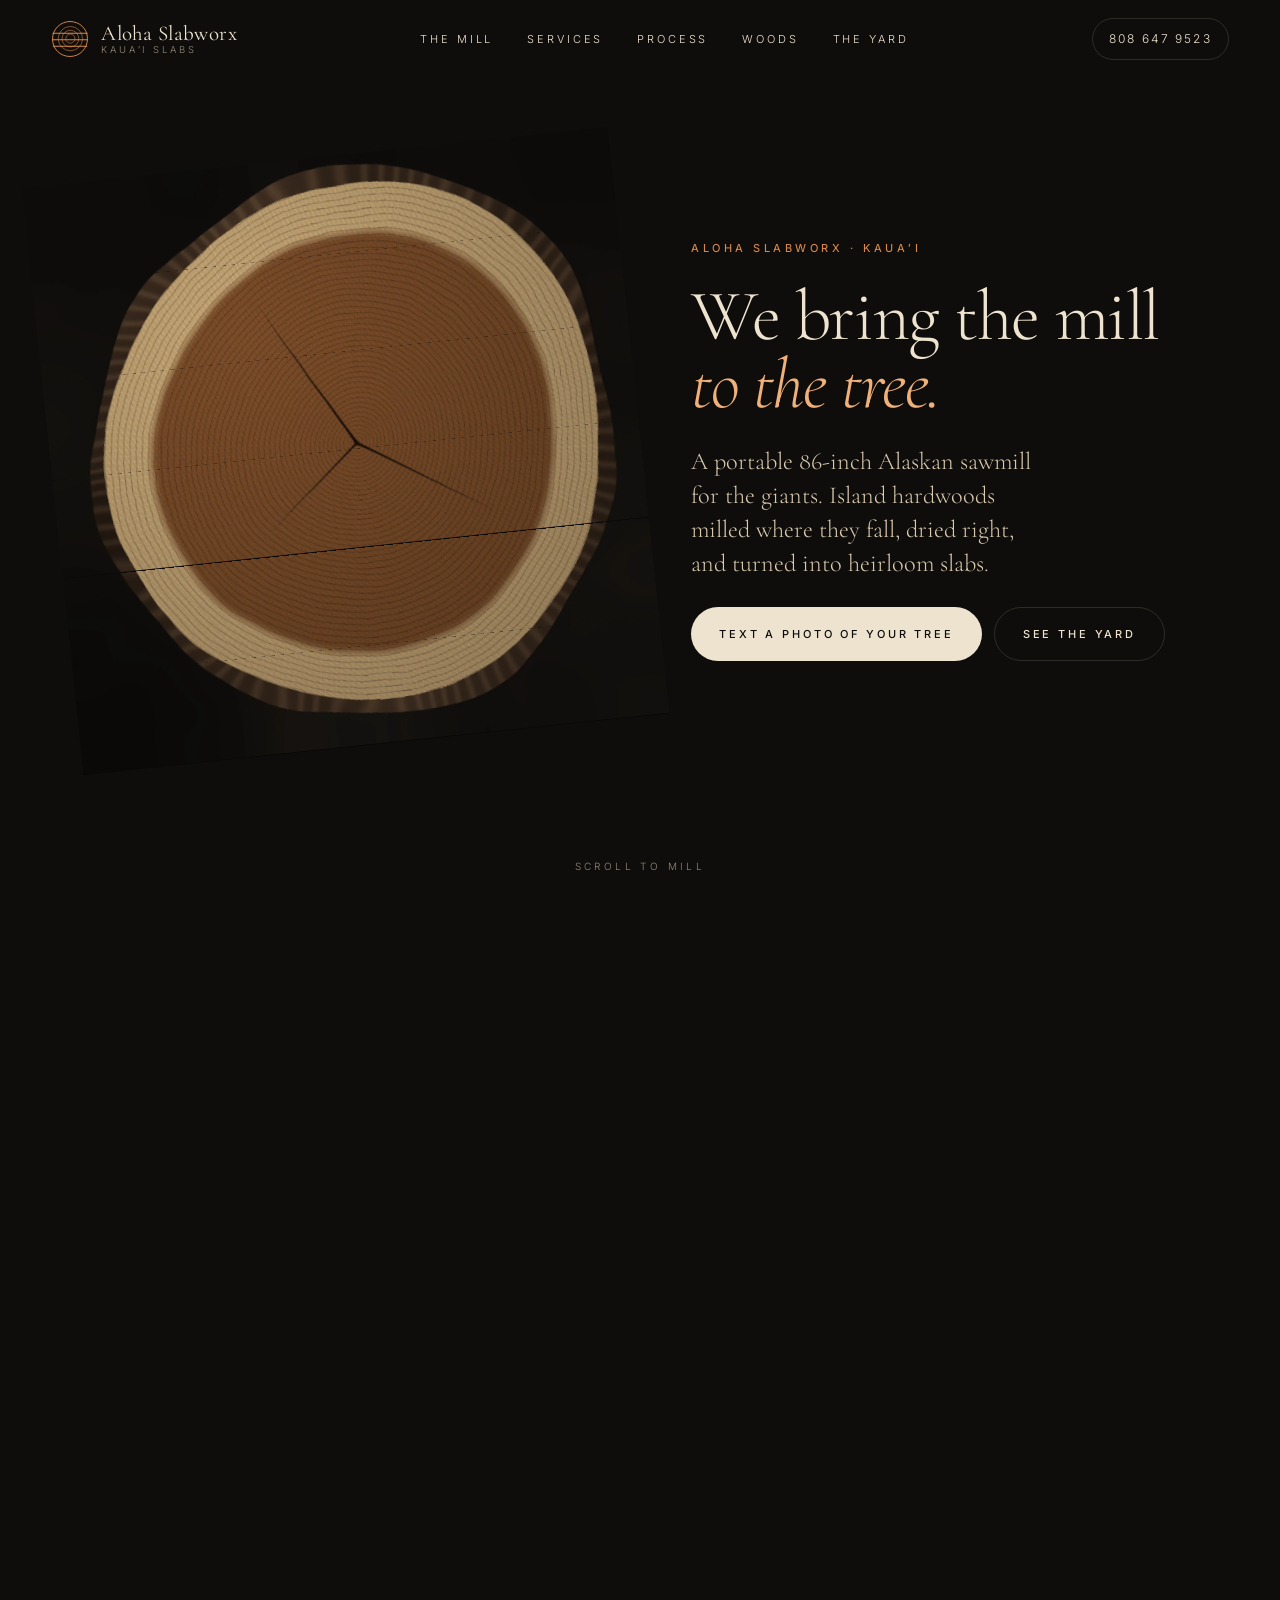
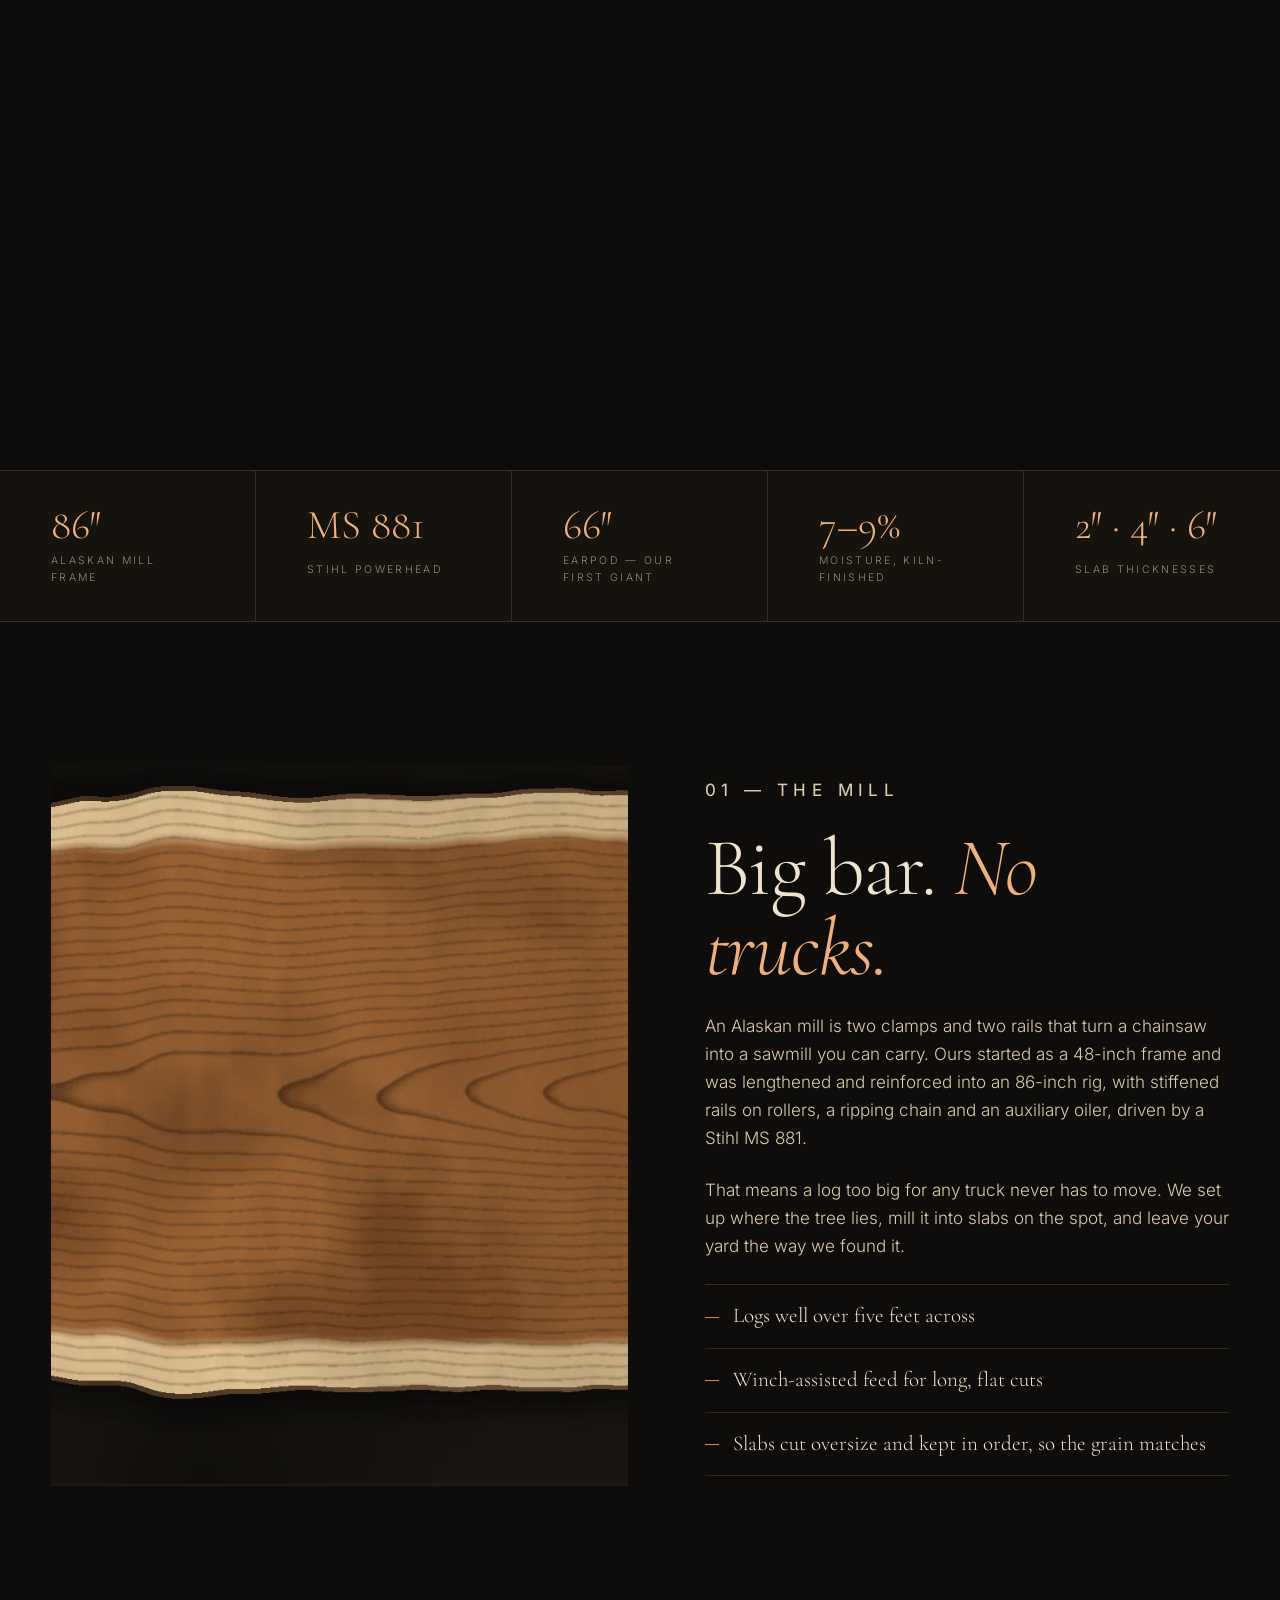
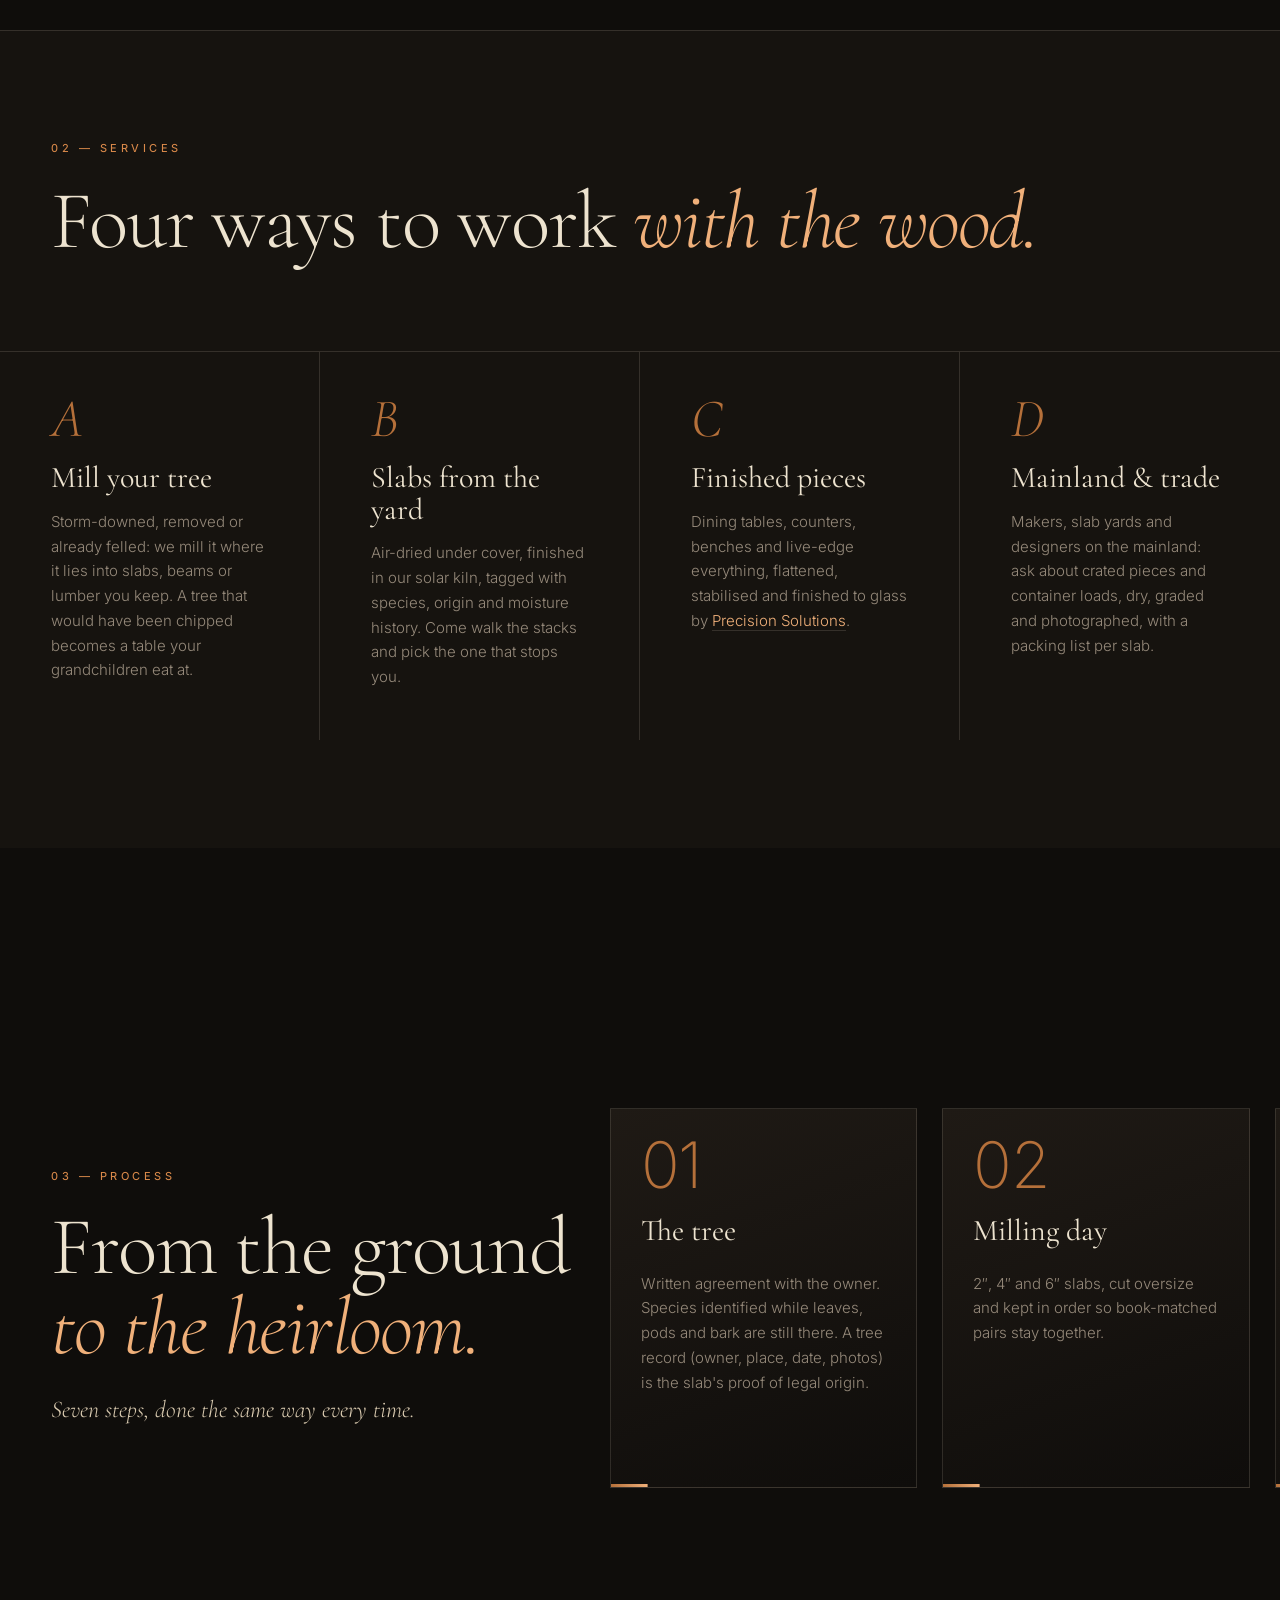
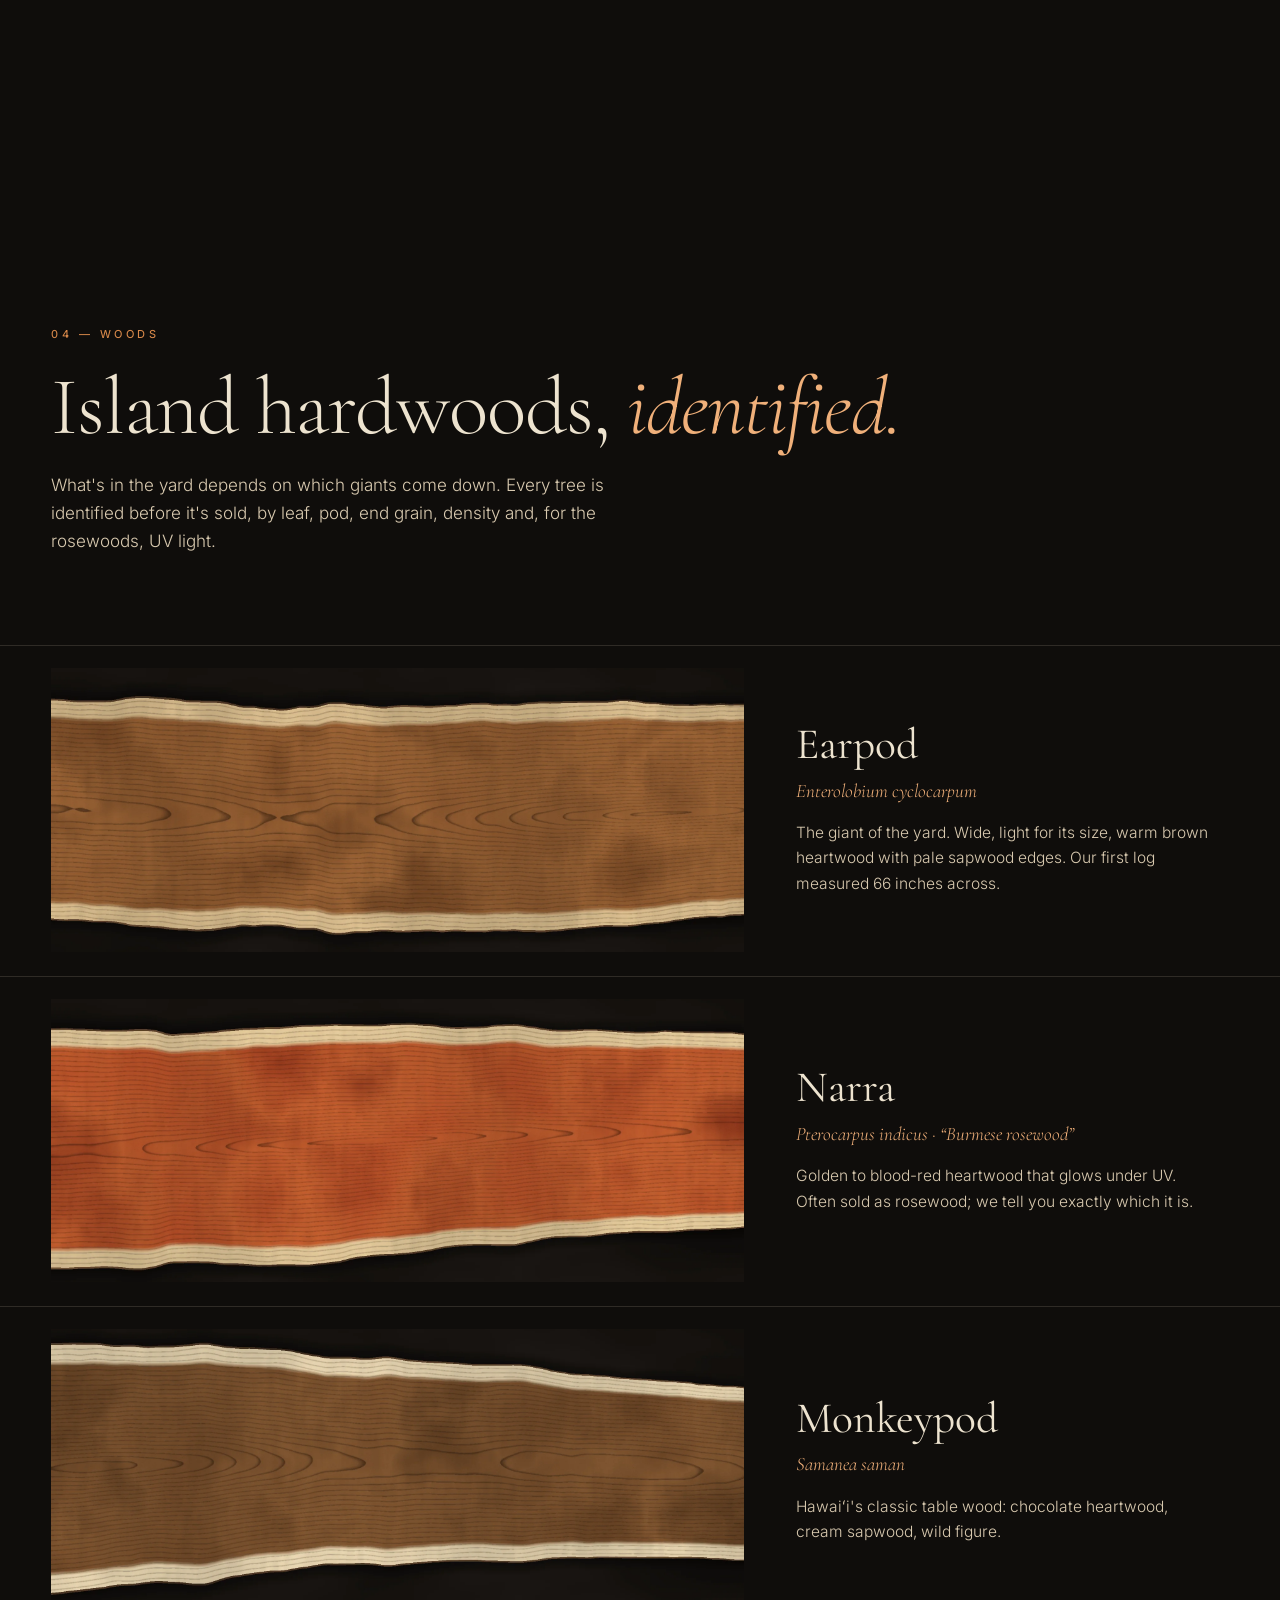
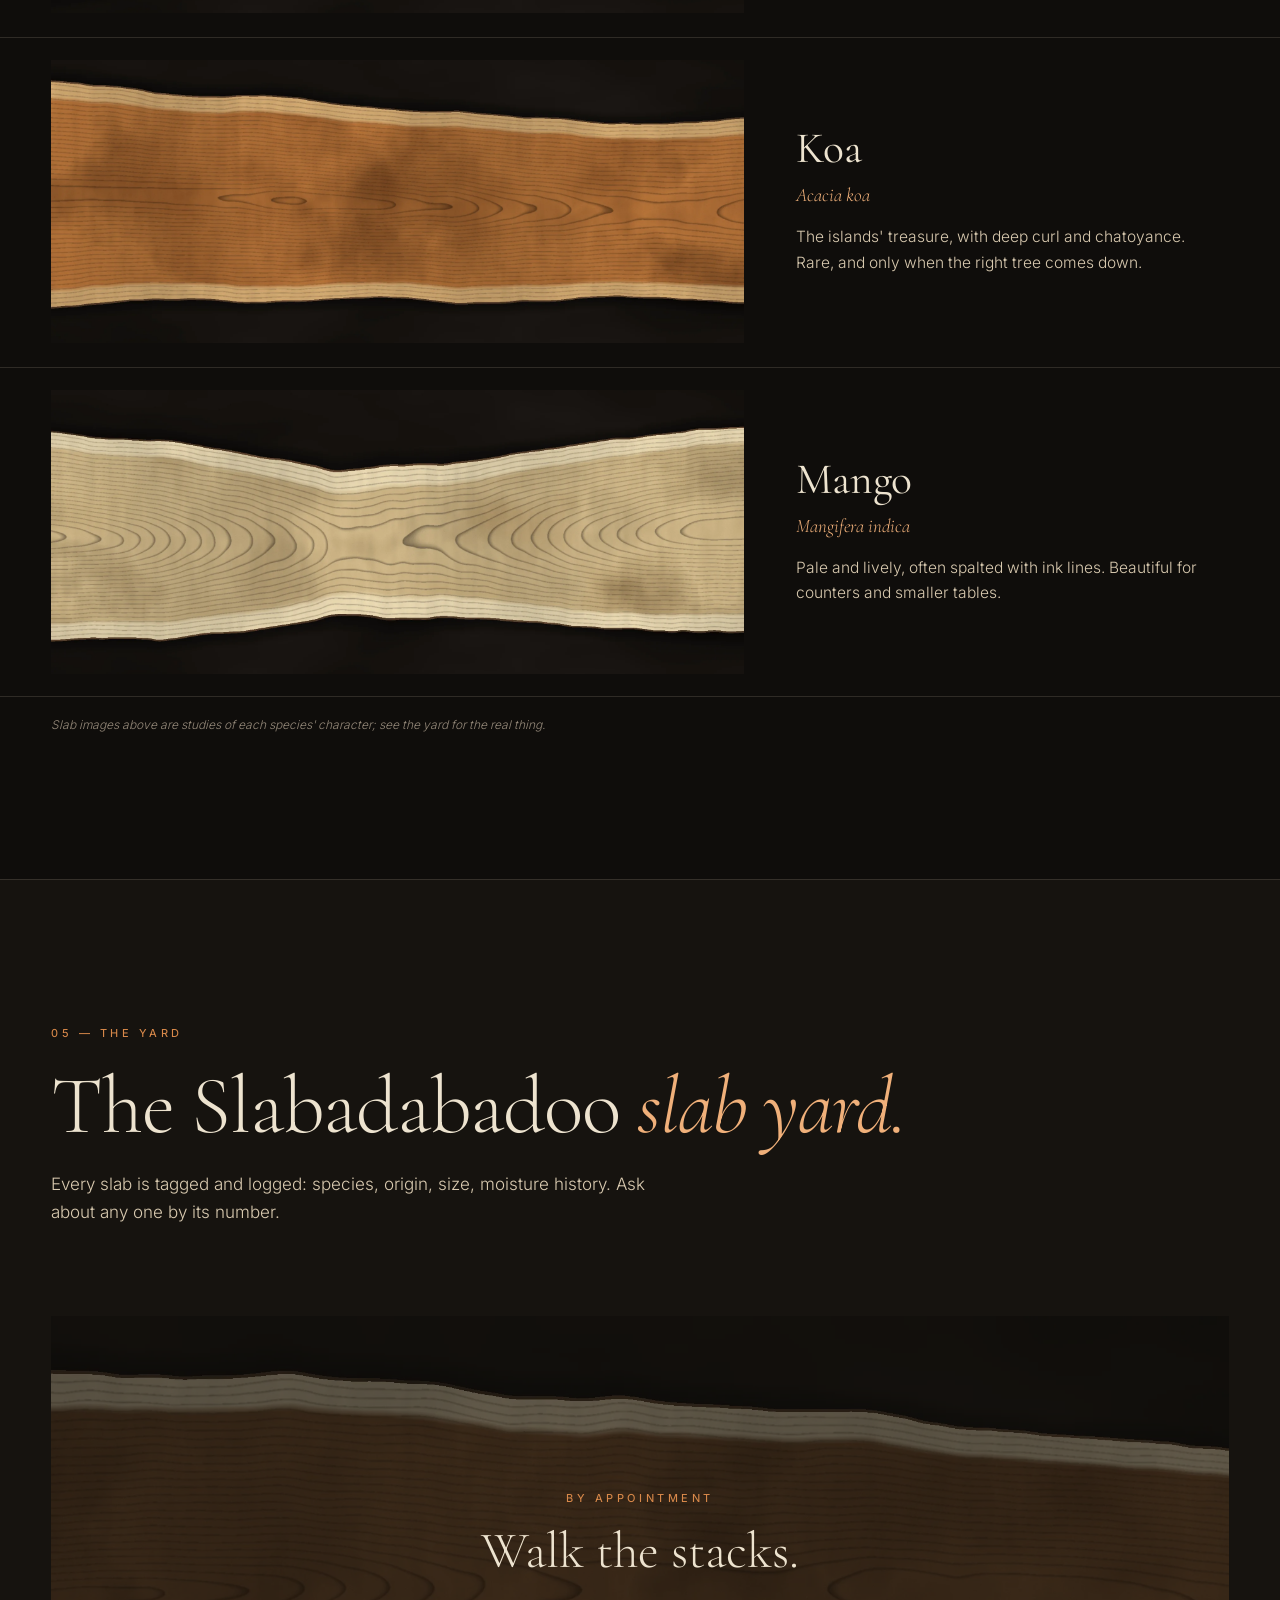
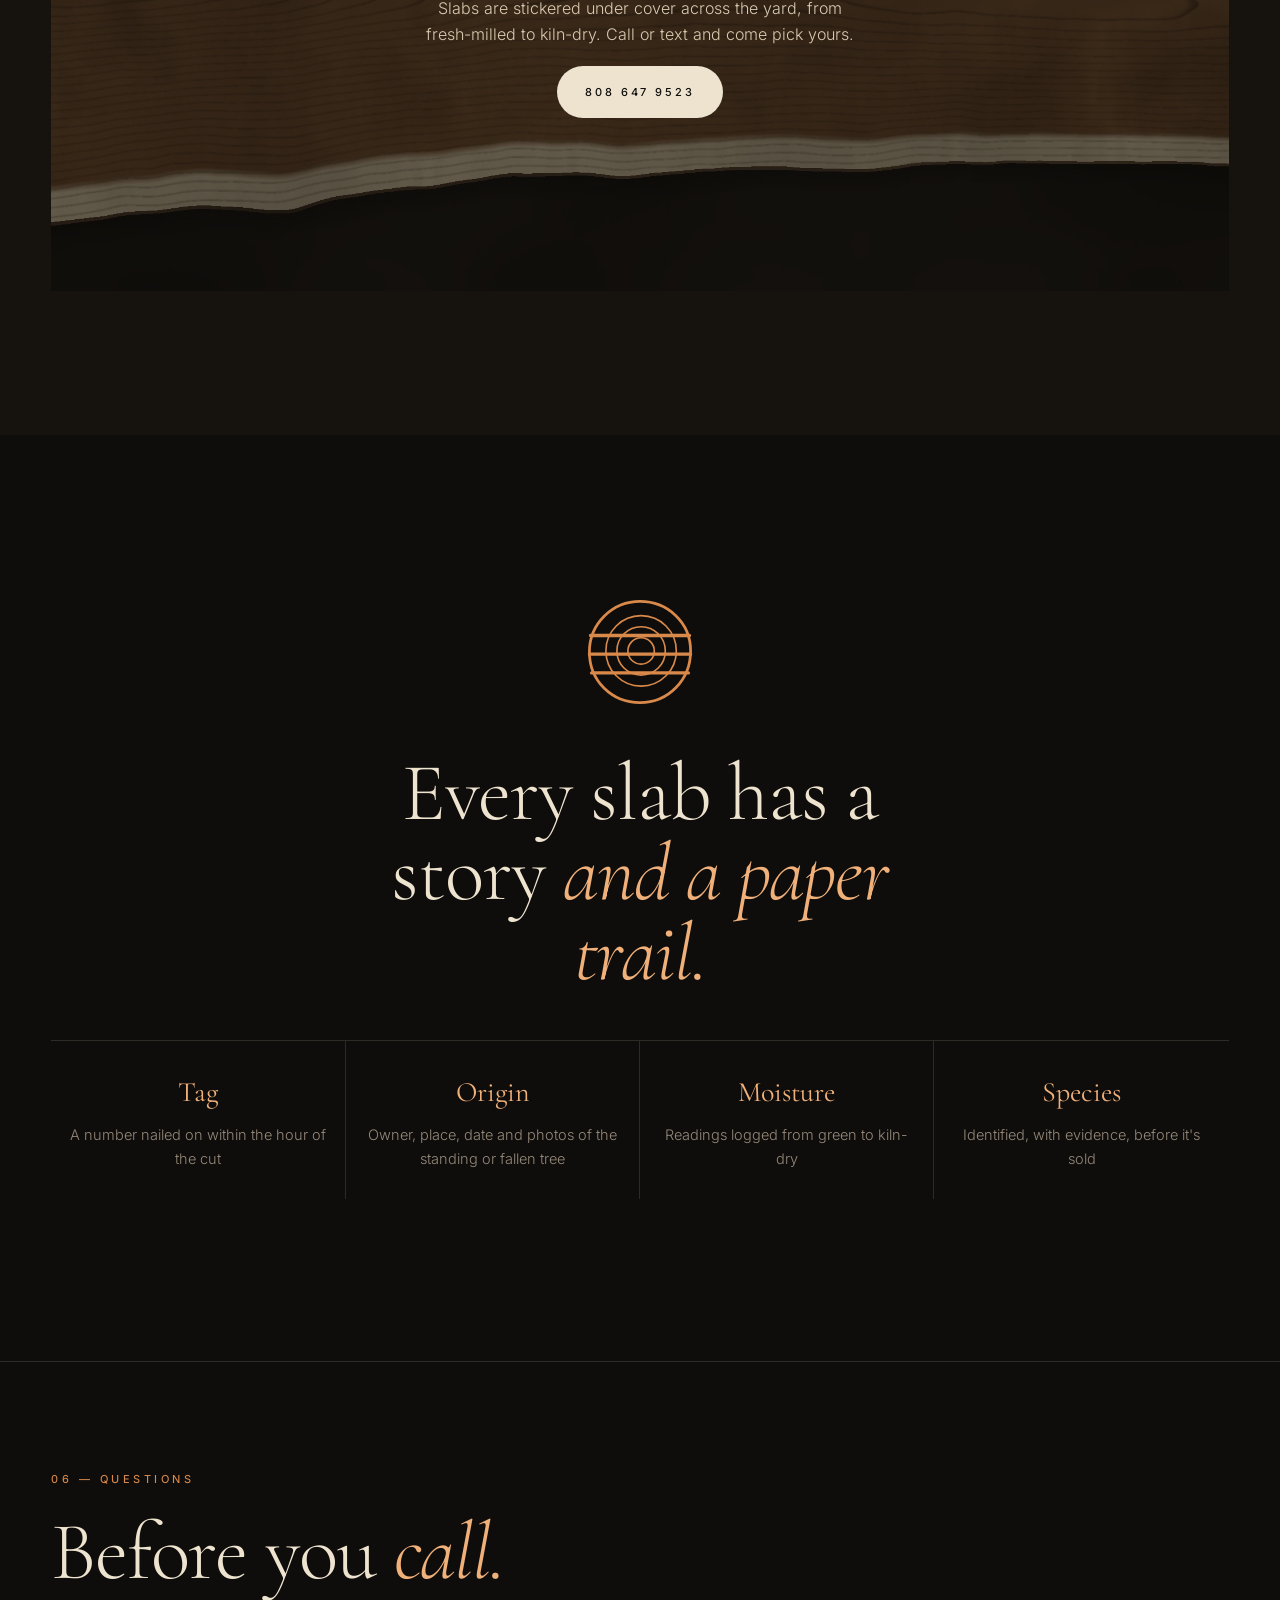
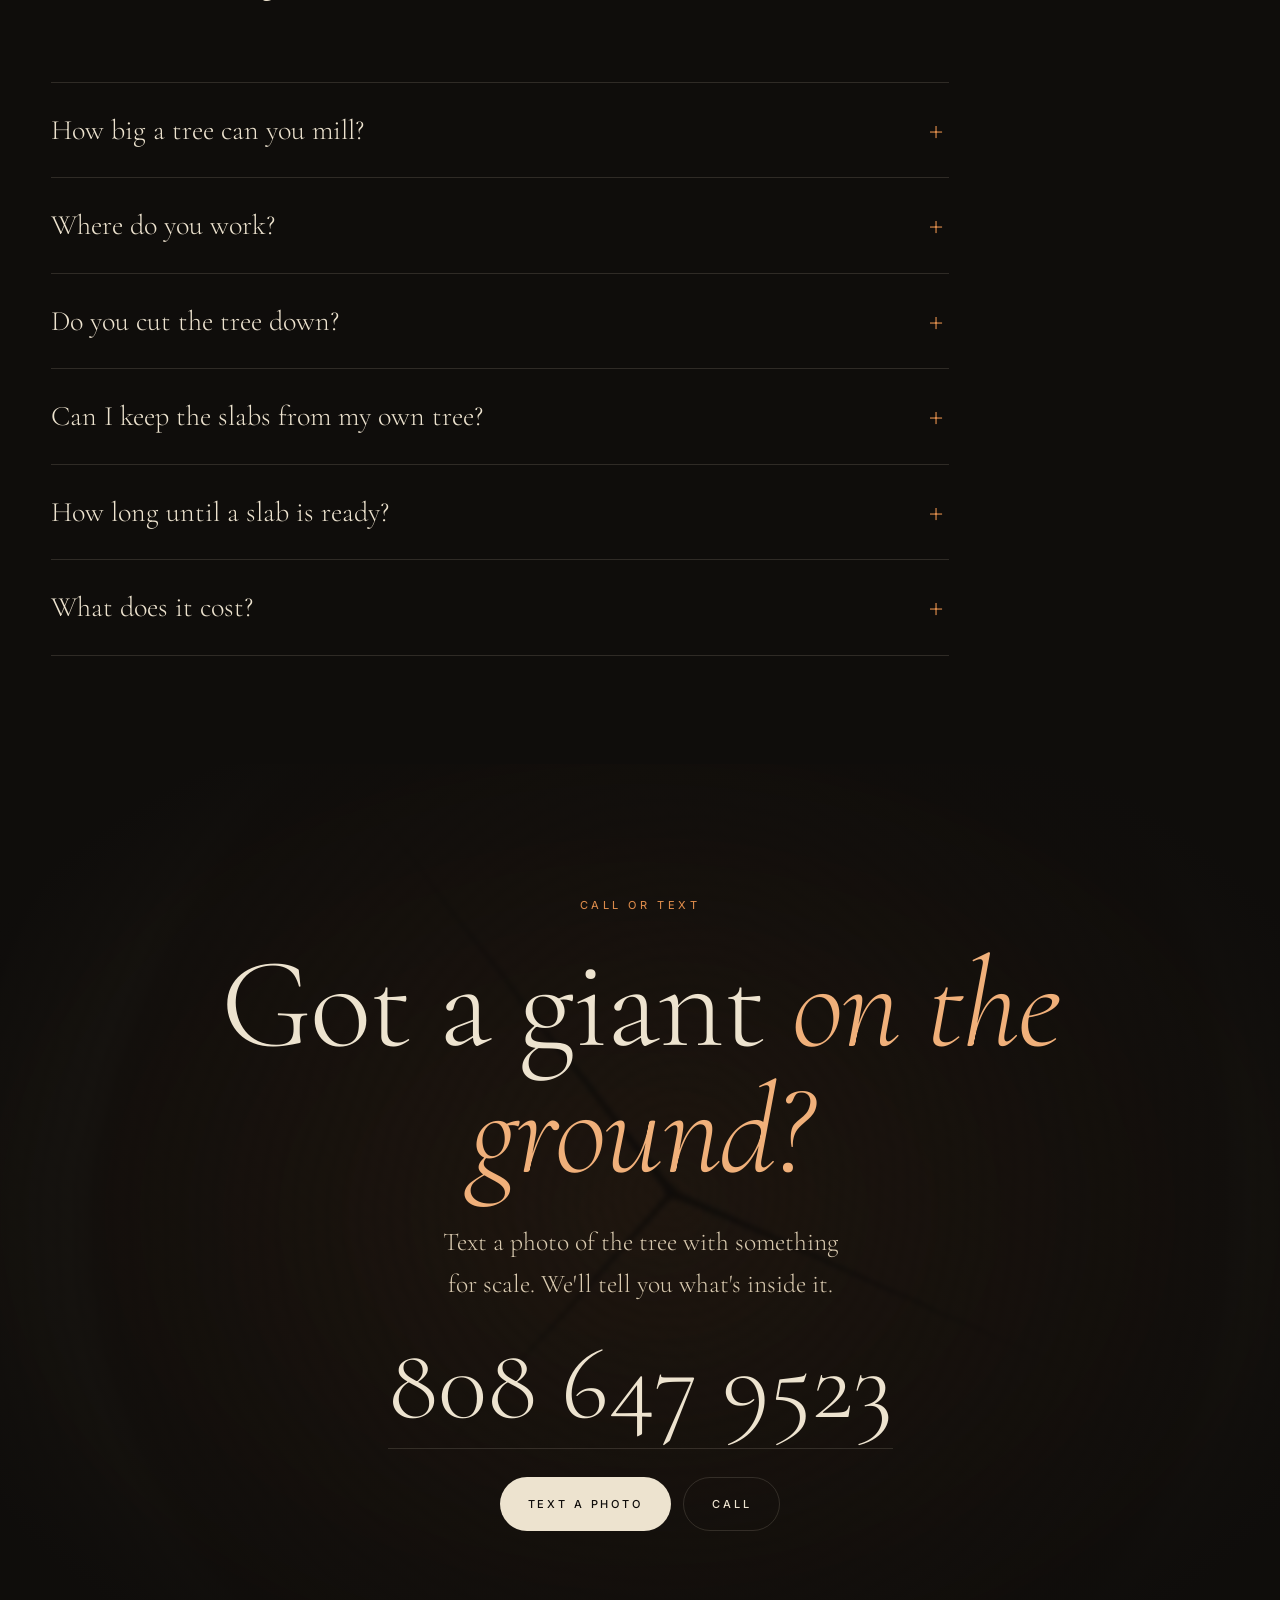
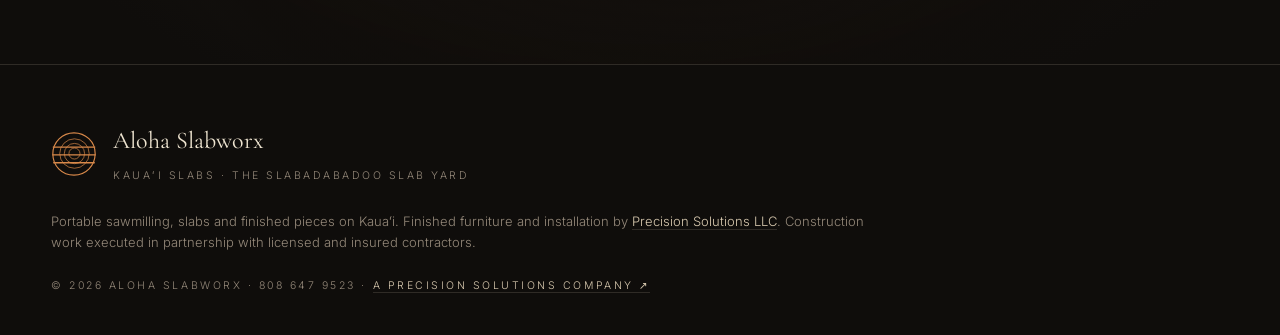
<file: slabworx/index.html>
<!doctype html>
<html lang="en">
<head>
<meta charset="utf-8">
<meta name="viewport" content="width=device-width, initial-scale=1, viewport-fit=cover">
<title>Aloha Slabworx — Portable sawmill &amp; giant hardwood slabs, Kauaʻi</title>
<meta name="description" content="Aloha Slabworx (Kauaʻi Slabs): a portable 86-inch Alaskan sawmill that comes to your tree. Giant island hardwoods milled where they fall, dried right, and sold as heirloom slabs. Call or text 808 647 9523.">
<meta name="theme-color" content="#0f0d0b">
<meta property="og:title" content="Aloha Slabworx — We bring the mill to the tree">
<meta property="og:description" content="Portable Alaskan sawmill. Giant Kauaʻi hardwoods milled where they fall, dried right, and turned into heirloom slabs.">
<meta property="og:type" content="website">
<meta property="og:url" content="https://mechaloctopus.github.io/Precision/slabworx/">
<meta property="og:image" content="https://mechaloctopus.github.io/Precision/slabworx/assets/og.jpg">
<meta property="og:image:width" content="1200">
<meta property="og:image:height" content="630">
<meta name="twitter:card" content="summary_large_image">
<link rel="canonical" href="https://mechaloctopus.github.io/Precision/slabworx/">
<link rel="icon" href="assets/mark.svg" type="image/svg+xml">
<link rel="apple-touch-icon" href="assets/apple-touch-icon.png">
<link rel="preload" href="assets/fonts/cormorant-garamond-latin-300-normal.woff2" as="font" type="font/woff2" crossorigin>
<link rel="stylesheet" href="assets/css/slabworx.css">
<script type="application/ld+json">{"@context": "https://schema.org", "@type": "LocalBusiness", "name": "Aloha Slabworx", "alternateName": ["Kauaʻi Slabs", "Slabadabadoo slab yard"], "url": "https://mechaloctopus.github.io/Precision/slabworx/", "description": "Portable 86-inch Alaskan sawmill: giant Kauaʻi hardwoods milled where they fall, dried, and sold as heirloom slabs.", "telephone": "+1-808-647-9523", "areaServed": {"@type": "Place", "name": "Kauaʻi, Hawaiʻi"}, "image": "https://mechaloctopus.github.io/Precision/slabworx/assets/og.jpg", "parentOrganization": {"@type": "Organization", "name": "Precision Solutions LLC", "url": "https://mechaloctopus.github.io/Precision/"}}</script>
</head>
<body>

<svg width="0" height="0" style="position:absolute" aria-hidden="true">
  <defs>
    <g id="mark" fill="none" stroke="currentColor">
      <path d="M100 8c50 0 92 38 92 90s-40 94-92 94S8 152 8 100 50 8 100 8z" stroke-width="5"/>
      <circle cx="102" cy="98" r="64" stroke-width="3"/><circle cx="102" cy="98" r="44" stroke-width="3"/><circle cx="102" cy="98" r="24" stroke-width="3"/>
      <path d="M10 70h180M8 104h184M12 138h176" stroke-width="6" stroke-linecap="round" class="mark__cuts"/>
    </g>
  </defs>
</svg>

<header class="nav">
  <a class="nav__brand" href="#top">
    <svg viewBox="0 0 200 200" aria-hidden="true"><use href="#mark"/></svg>
    <span><b>Aloha Slabworx</b><small>Kauaʻi Slabs</small></span>
  </a>
  <nav class="nav__links" aria-label="Primary">
    <a href="#mill">The mill</a>
    <a href="#services">Services</a>
    <a href="#process">Process</a>
    <a href="#woods">Woods</a>
    <a href="#yard">The yard</a>
  </nav>
  <a class="nav__call" href="tel:+18086479523">808 647 9523</a>
</header>

<main id="top">

<!-- ============ HERO: the log face, sliced on scroll ============ -->
<section class="hero">
  <div class="hero__pin">
    <div class="log" aria-hidden="true">
      <div class="log__slice" style="--i:0"></div>
      <div class="log__slice" style="--i:1"></div>
      <div class="log__slice" style="--i:2"></div>
      <div class="log__slice" style="--i:3"></div>
      <div class="log__slice" style="--i:4"></div>
      <div class="log__slice" style="--i:5"></div>
      <span class="log__kerf"></span>
    </div>
    <div class="hero__copy">
      <p class="eyebrow">Aloha Slabworx · Kauaʻi</p>
      <h1 class="hero__title">We bring the&nbsp;mill <em>to&nbsp;the&nbsp;tree.</em></h1>
      <p class="hero__lead">A portable 86-inch Alaskan sawmill for the giants. Island hardwoods milled where they fall, dried right, and turned into heirloom slabs.</p>
      <div class="hero__actions">
        <a class="btn" href="sms:+18086479523">Text a photo of your tree</a>
        <a class="btn btn--ghost" href="#yard">See the yard</a>
      </div>
    </div>
    <p class="hero__hint" aria-hidden="true">Scroll to mill</p>
  </div>
</section>

<!-- ============ SPECS ============ -->
<section class="specs" aria-label="The rig in numbers">
  <div><b data-count="86">86″</b><span>Alaskan mill frame</span></div>
  <div><b>MS 881</b><span>Stihl powerhead</span></div>
  <div><b data-count="66">66″</b><span>Earpod — our first giant</span></div>
  <div><b>7–9%</b><span>Moisture, kiln-finished</span></div>
  <div><b>2″ · 4″ · 6″</b><span>Slab thicknesses</span></div>
</section>

<!-- ============ THE MILL ============ -->
<section class="mill" id="mill">
  <figure class="mill__media photo" data-slot="mill"><img alt="The 86-inch Alaskan mill on a giant log" src="assets/img/slab-earpod.webp"></figure>
  <div class="mill__text">
    <p class="num">01 — The mill</p>
    <h2 class="display">Big bar. <em>No trucks.</em></h2>
    <p>An Alaskan mill is two clamps and two rails that turn a chainsaw into a sawmill you can carry. Ours started as a 48-inch frame and was lengthened and reinforced into an 86-inch rig, with stiffened rails on rollers, a ripping chain and an auxiliary oiler, driven by a Stihl MS 881.</p>
    <p>That means a log too big for any truck never has to move. We set up where the tree lies, mill it into slabs on the spot, and leave your yard the way we found it.</p>
    <ul class="ticks">
      <li>Logs well over five feet across</li>
      <li>Winch-assisted feed for long, flat cuts</li>
      <li>Slabs cut oversize and kept in order, so the grain matches</li>
    </ul>
  </div>
</section>

<!-- ============ SERVICES ============ -->
<section class="services" id="services">
  <header class="head">
    <p class="num">02 — Services</p>
    <h2 class="display">Four ways to work <em>with the wood.</em></h2>
  </header>
  <div class="services__grid">
    <article class="service">
      <span class="service__n">A</span>
      <h3>Mill your tree</h3>
      <p>Storm-downed, removed or already felled: we mill it where it lies into slabs, beams or lumber you keep. A tree that would have been chipped becomes a table your grandchildren eat at.</p>
    </article>
    <article class="service">
      <span class="service__n">B</span>
      <h3>Slabs from the yard</h3>
      <p>Air-dried under cover, finished in our solar kiln, tagged with species, origin and moisture history. Come walk the stacks and pick the one that stops you.</p>
    </article>
    <article class="service">
      <span class="service__n">C</span>
      <h3>Finished pieces</h3>
      <p>Dining tables, counters, benches and live-edge everything, flattened, stabilised and finished to glass by <a href="../">Precision Solutions</a>.</p>
    </article>
    <article class="service">
      <span class="service__n">D</span>
      <h3>Mainland &amp; trade</h3>
      <p>Makers, slab yards and designers on the mainland: ask about crated pieces and container loads, dry, graded and photographed, with a packing list per slab.</p>
    </article>
  </div>
</section>

<!-- ============ PROCESS (horizontal) ============ -->
<section class="process" id="process">
  <div class="process__pin">
    <div class="process__rail">
      <header class="process__head">
        <p class="num">03 — Process</p>
        <h2 class="display">From the ground <em>to the heirloom.</em></h2>
        <p>Seven steps, done the same way every time.</p>
      </header>
      <ol class="steps">
        <li><i>01</i><h3>The tree</h3><p>Written agreement with the owner. Species identified while leaves, pods and bark are still there. A tree record (owner, place, date, photos) is the slab's proof of legal origin.</p></li>
        <li><i>02</i><h3>Milling day</h3><p>2″, 4″ and 6″ slabs, cut oversize and kept in order so book-matched pairs stay together.</p></li>
        <li><i>03</i><h3>Within the hour</h3><p>Ends sealed, ID marked, tag nailed, photographed, sample slabs weighed. The first hour decides how many checks you'll fight later.</p></li>
        <li><i>04</i><h3>The yard</h3><p>Stacked level on stickers every 16″, weighted, under a roof with open sides. About six months for 2″ slabs; thick slabs take a year or more.</p></li>
        <li><i>05</i><h3>Solar kiln</h3><p>Finished to 7–9% moisture, equalised, conditioned and heat-treated (133°F at the core for 30 minutes).</p></li>
        <li><i>06</i><h3>Flatten &amp; finish</h3><p>The best slabs are flattened and sealed; voids stabilised; edges kept alive.</p></li>
        <li><i>07</i><h3>Grade &amp; deliver</h3><p>Graded, measured, photographed and priced, then delivered on-island or crated for the mainland.</p></li>
      </ol>
    </div>
  </div>
</section>

<!-- ============ WOODS ============ -->
<section class="woods" id="woods">
  <header class="head">
    <p class="num">04 — Woods</p>
    <h2 class="display">Island hardwoods, <em>identified.</em></h2>
    <p class="head__lead">What's in the yard depends on which giants come down. Every tree is identified before it's sold, by leaf, pod, end grain, density and, for the rosewoods, UV light.</p>
  </header>
  <div class="woods__list">
    <article class="wood">
      <figure class="wood__img"><img src="assets/img/slab-earpod.webp" alt="Earpod slab study" loading="lazy"></figure>
      <div><h3>Earpod</h3><em>Enterolobium cyclocarpum</em><p>The giant of the yard. Wide, light for its size, warm brown heartwood with pale sapwood edges. Our first log measured 66 inches across.</p></div>
    </article>
    <article class="wood">
      <figure class="wood__img"><img src="assets/img/slab-narra.webp" alt="Narra slab study" loading="lazy"></figure>
      <div><h3>Narra</h3><em>Pterocarpus indicus · “Burmese rosewood”</em><p>Golden to blood-red heartwood that glows under UV. Often sold as rosewood; we tell you exactly which it is.</p></div>
    </article>
    <article class="wood">
      <figure class="wood__img"><img src="assets/img/slab-monkeypod.webp" alt="Monkeypod slab study" loading="lazy"></figure>
      <div><h3>Monkeypod</h3><em>Samanea saman</em><p>Hawaiʻi's classic table wood: chocolate heartwood, cream sapwood, wild figure.</p></div>
    </article>
    <article class="wood">
      <figure class="wood__img"><img src="assets/img/slab-koa.webp" alt="Koa slab study" loading="lazy"></figure>
      <div><h3>Koa</h3><em>Acacia koa</em><p>The islands' treasure, with deep curl and chatoyance. Rare, and only when the right tree comes down.</p></div>
    </article>
    <article class="wood">
      <figure class="wood__img"><img src="assets/img/slab-mango.webp" alt="Mango slab study" loading="lazy"></figure>
      <div><h3>Mango</h3><em>Mangifera indica</em><p>Pale and lively, often spalted with ink lines. Beautiful for counters and smaller tables.</p></div>
    </article>
  </div>
  <p class="woods__note">Slab images above are studies of each species' character; see the yard for the real thing.</p>
</section>

<!-- ============ THE YARD ============ -->
<section class="yard" id="yard">
  <header class="head">
    <p class="num">05 — The yard</p>
    <h2 class="display">The Slabadabadoo <em>slab yard.</em></h2>
    <p class="head__lead">Every slab is tagged and logged: species, origin, size, moisture history. Ask about any one by its number.</p>
  </header>
  <div class="yard__grid" data-gallery></div>
</section>

<!-- ============ TRUST ============ -->
<section class="trace">
  <svg class="trace__mark" viewBox="0 0 200 200" aria-hidden="true"><use href="#mark"/></svg>
  <h2 class="display">Every slab has a story <em>and a paper trail.</em></h2>
  <ul class="trace__list">
    <li><b>Tag</b><span>A number nailed on within the hour of the cut</span></li>
    <li><b>Origin</b><span>Owner, place, date and photos of the standing or fallen tree</span></li>
    <li><b>Moisture</b><span>Readings logged from green to kiln-dry</span></li>
    <li><b>Species</b><span>Identified, with evidence, before it's sold</span></li>
  </ul>
</section>

<!-- ============ FAQ ============ -->
<section class="faq">
  <header class="head"><p class="num">06 — Questions</p><h2 class="display">Before you <em>call.</em></h2></header>
  <div class="faq__list">
    <details><summary>How big a tree can you mill?</summary><p>The 86-inch frame takes logs well over five feet in diameter. If it's bigger than that, send a photo anyway; there's usually a way.</p></details>
    <details><summary>Where do you work?</summary><p>All over Kauaʻi. For the other islands, call and we'll talk logistics.</p></details>
    <details><summary>Do you cut the tree down?</summary><p>We mill trees that are already down: storm-felled, removed, or felled by your arborist. We work with the owner and a licensed arborist where one is needed.</p></details>
    <details><summary>Can I keep the slabs from my own tree?</summary><p>Yes. Many people do: their tree becomes their table. We can also dry them in our yard and kiln, or buy the log from you.</p></details>
    <details><summary>How long until a slab is ready?</summary><p>About six months under cover for 2-inch slabs, then the kiln. Thick slabs take a year or more. Wet wood moves; we don't rush it.</p></details>
    <details><summary>What does it cost?</summary><p>Milling is quoted per job from a photo and the log's size; yard slabs are priced per slab by species, grade and size. Call or text for a number.</p></details>
  </div>
</section>

<!-- ============ CONTACT ============ -->
<section class="contact" id="contact">
  <div class="contact__bg" aria-hidden="true"></div>
  <div class="contact__inner">
    <p class="eyebrow">Call or text</p>
    <h2 class="display display--xl">Got a giant <em>on the ground?</em></h2>
    <p class="contact__lead">Text a photo of the tree with something for scale. We'll tell you what's inside it.</p>
    <a class="contact__phone" href="tel:+18086479523">808 647 9523</a>
    <div class="hero__actions">
      <a class="btn" href="sms:+18086479523">Text a photo</a>
      <a class="btn btn--ghost" href="tel:+18086479523">Call</a>
    </div>
  </div>
</section>

</main>

<footer class="footer">
  <div class="footer__brand">
    <svg viewBox="0 0 200 200" aria-hidden="true"><use href="#mark"/></svg>
    <div><b>Aloha Slabworx</b><span>Kauaʻi Slabs · the Slabadabadoo slab yard</span></div>
  </div>
  <p class="footer__fine">Portable sawmilling, slabs and finished pieces on Kauaʻi. Finished furniture and installation by <a href="../">Precision Solutions LLC</a>. Construction work executed in partnership with licensed and insured contractors.</p>
  <p class="footer__copy">© <span data-year></span> Aloha Slabworx · <a href="tel:+18086479523">808 647 9523</a> · <a class="footer__parent" href="../">A Precision Solutions company ↗</a></p>
</footer>

<script src="photos/photos.js"></script>
<script src="assets/vendor/gsap.min.js"></script>
<script src="assets/vendor/ScrollTrigger.min.js"></script>
<script src="assets/vendor/lenis.min.js"></script>
<script src="assets/js/slabworx.js"></script>
</body>
</html>
</file>
<file: slabworx/assets/css/slabworx.css>
/* Aloha Slabworx — sister brand of Precision Solutions.
   Same type system and grid as Precision; warmer palette (koa, sapwood, ember). */
@font-face { font-family: "Cormorant"; src: url(../fonts/cormorant-garamond-latin-300-normal.woff2) format("woff2"); font-weight: 300; font-display: swap; }
@font-face { font-family: "Cormorant"; src: url(../fonts/cormorant-garamond-latin-300-italic.woff2) format("woff2"); font-weight: 300; font-style: italic; font-display: swap; }
@font-face { font-family: "Cormorant"; src: url(../fonts/cormorant-garamond-latin-400-normal.woff2) format("woff2"); font-weight: 400; font-display: swap; }
@font-face { font-family: "Cormorant"; src: url(../fonts/cormorant-garamond-latin-400-italic.woff2) format("woff2"); font-weight: 400; font-style: italic; font-display: swap; }
@font-face { font-family: "Inter"; src: url(../fonts/inter-latin-wght-normal.woff2) format("woff2"); font-weight: 100 900; font-display: swap; }

:root {
  --ink: #0f0d0b; --ink-2: #16130f; --ink-3: #1f1a15;
  --sap: #ede3cf; --sap-2: #d9cab0; --muted: #95897a;
  --koa: #b5703a; --ember: #d9894a; --ember-2: #f0b07a;
  --line: rgba(237, 227, 207, .14);
  --serif: "Cormorant", Georgia, serif; --sans: "Inter", system-ui, sans-serif;
  --gutter: clamp(16px, 4vw, 64px); --ease: cubic-bezier(.16, 1, .3, 1);
}
*, *::before, *::after { box-sizing: border-box; }
html.lenis, html.lenis body { height: auto; }
.lenis.lenis-smooth { scroll-behavior: auto !important; }
body { margin: 0; background: var(--ink); color: var(--sap); font: 300 16px/1.65 var(--sans); -webkit-font-smoothing: antialiased; overflow-x: hidden; }
img { display: block; max-width: 100%; }
a { color: inherit; text-decoration: none; }
h1, h2, h3, p, figure, ul, ol { margin: 0; padding: 0; }
ul, ol { list-style: none; }
::selection { background: var(--ember); color: var(--ink); }
:focus-visible { outline: 1px solid var(--ember); outline-offset: 4px; }

.eyebrow, .num { font-size: 11px; font-weight: 450; letter-spacing: .32em; text-transform: uppercase; color: var(--ember); }
.display { font-family: var(--serif); font-weight: 300; font-size: clamp(42px, 6.4vw, 104px); line-height: .98; letter-spacing: -.015em; }
.display em, .hero__title em { font-style: italic; color: var(--ember-2); }
.hero__title em { display: block; }
.display--xl { font-size: clamp(56px, 10vw, 170px); }
.btn { display: inline-flex; align-items: center; justify-content: center; padding: 17px 28px; border-radius: 100px; background: var(--sap); color: var(--ink); font-size: 11px; font-weight: 500; letter-spacing: .26em; text-transform: uppercase; transition: background .4s, color .4s; }
.btn:hover { background: var(--ember-2); }
.btn--ghost { background: transparent; color: var(--sap); border: 1px solid var(--line); }
.btn--ghost:hover { background: var(--sap); color: var(--ink); }

/* nav */
.nav { position: fixed; inset: 0 0 auto; z-index: 50; display: flex; align-items: center; justify-content: space-between; gap: 20px; padding: 18px var(--gutter); transition: transform .7s var(--ease), background .5s; }
.nav.is-solid { background: rgba(15, 13, 11, .82); backdrop-filter: blur(12px); -webkit-backdrop-filter: blur(12px); }
.nav.is-hidden { transform: translateY(-110%); }
.nav__brand { display: flex; align-items: center; gap: 12px; }
.nav__brand svg { width: 38px; height: 38px; color: var(--ember); }
.nav__brand span { display: grid; line-height: 1.1; }
.nav__brand b { font-family: var(--serif); font-weight: 400; font-size: 21px; letter-spacing: .02em; }
.nav__brand small { font-size: 9.5px; letter-spacing: .3em; text-transform: uppercase; color: var(--muted); }
.nav__links { display: flex; gap: 34px; font-size: 11px; letter-spacing: .26em; text-transform: uppercase; }
.nav__links a:hover, .nav__call:hover { color: var(--ember-2); }
.nav__call { font-size: 12px; letter-spacing: .18em; padding: 10px 16px; border: 1px solid var(--line); border-radius: 100px; }

/* hero: log face sliced into slabs */
.hero { position: relative; height: 230vh; }
.hero__pin { position: sticky; top: 0; height: 100vh; height: 100svh; overflow: hidden; display: grid; grid-template-columns: 1fr 1.05fr; align-items: center; }
.log { --gap: 0px; --img: url(../img/endgrain.webp); position: relative; width: min(46vw, 82vh); aspect-ratio: 1; justify-self: center; margin-left: var(--gutter); }
.log__slice { position: absolute; left: 0; right: 0; top: calc(var(--i) * 100% / 6); height: calc(100% / 6); background: var(--img) center / 100% 600% no-repeat; background-position: 50% calc(var(--i) * 20%); transform: translateY(calc((var(--i) - 2.5) * var(--gap))) translateX(calc(var(--shift, 0) * (var(--i) - 2.5) * 1px)); box-shadow: 0 1px 0 rgba(0,0,0,.4); will-change: transform; }
.log__kerf { position: absolute; left: -6%; right: -6%; height: 2px; top: var(--kerf, -10%); background: linear-gradient(90deg, transparent, var(--ember-2), #fff, var(--ember-2), transparent); box-shadow: 0 0 18px var(--ember), 0 0 40px var(--ember); opacity: var(--kerf-o, 0); }
.hero__copy { padding: 0 var(--gutter); display: grid; gap: 26px; max-width: 640px; }
.hero__title { font-family: var(--serif); font-weight: 300; font-size: clamp(44px, 5.6vw, 96px); line-height: .95; letter-spacing: -.02em; }
.hero__lead { font-family: var(--serif); font-size: clamp(20px, 1.9vw, 27px); line-height: 1.4; color: var(--sap-2); max-width: 30ch; }
.hero__actions { display: flex; flex-wrap: wrap; gap: 12px; }
.hero__hint { position: absolute; left: 50%; bottom: 26px; transform: translateX(-50%); font-size: 10px; letter-spacing: .34em; text-transform: uppercase; color: var(--muted); }

/* specs */
.specs { display: grid; grid-template-columns: repeat(5, 1fr); border-top: 1px solid var(--line); border-bottom: 1px solid var(--line); background: var(--ink-2); }
.specs div { padding: 34px var(--gutter); border-right: 1px solid var(--line); display: grid; gap: 6px; }
.specs div:last-child { border-right: 0; }
.specs b { font-family: var(--serif); font-weight: 300; font-size: clamp(30px, 3.2vw, 52px); line-height: 1; color: var(--ember-2); }
.specs span { font-size: 10.5px; letter-spacing: .22em; text-transform: uppercase; color: var(--muted); }

.head { padding: 0 var(--gutter); display: grid; gap: 24px; margin-bottom: clamp(44px, 7vw, 96px); }
.head__lead { color: var(--sap-2); font-size: 17px; max-width: 620px; }

/* mill */
.mill { display: grid; grid-template-columns: 1.1fr 1fr; gap: clamp(30px, 6vw, 100px); padding: clamp(100px, 16vh, 200px) var(--gutter); align-items: center; }
.photo { position: relative; overflow: hidden; background: var(--ink-3); }
.photo img { width: 100%; height: 100%; object-fit: cover; }
.mill__media { aspect-ratio: 4 / 5; }
.mill__media img { transform: scale(1.15); }
.mill__text { display: grid; gap: 24px; }
.mill__text > p { color: var(--sap-2); font-size: 17px; max-width: 560px; }
.ticks { display: grid; border-top: 1px solid var(--line); }
.ticks li { padding: 14px 0 14px 28px; border-bottom: 1px solid var(--line); position: relative; font-family: var(--serif); font-size: 21px; }
.ticks li::before { content: ""; position: absolute; left: 0; top: 50%; width: 14px; height: 1px; background: var(--ember); }

/* services */
.services { padding: clamp(80px, 12vh, 160px) 0; background: var(--ink-2); border-top: 1px solid var(--line); }
.services__grid { display: grid; grid-template-columns: repeat(4, 1fr); border-top: 1px solid var(--line); }
.service { padding: 40px var(--gutter) 50px; border-right: 1px solid var(--line); display: grid; gap: 16px; align-content: start; transition: background .5s; }
.service:last-child { border-right: 0; }
.service:hover { background: var(--ink-3); }
.service__n { font-family: var(--serif); font-style: italic; font-size: 54px; line-height: 1; color: var(--koa); }
.service h3 { font-family: var(--serif); font-weight: 400; font-size: 30px; line-height: 1.05; }
.service p { color: var(--muted); font-size: 15px; }
.service a { color: var(--ember-2); border-bottom: 1px solid var(--line); }

/* process */
.process { position: relative; }
.process__pin { min-height: 100vh; display: flex; align-items: center; overflow: hidden; }
.process__rail { display: flex; align-items: center; gap: clamp(20px, 3vw, 40px); padding: 0 var(--gutter); will-change: transform; }
.process__head { flex: 0 0 min(520px, 80vw); display: grid; gap: 22px; }
.process__head > p:last-child { font-family: var(--serif); font-style: italic; font-size: 24px; color: var(--sap-2); }
.steps { display: flex; gap: clamp(16px, 2vw, 28px); }
.steps li { flex: 0 0 clamp(270px, 24vw, 360px); min-height: 380px; padding: 30px; border: 1px solid var(--line); background: linear-gradient(160deg, var(--ink-3), var(--ink)); display: grid; gap: 16px; align-content: start; position: relative; overflow: hidden; }
.steps li::after { content: ""; position: absolute; left: 0; right: 0; bottom: 0; height: 3px; background: linear-gradient(90deg, var(--koa), var(--ember-2)); transform-origin: left; transform: scaleX(.12); transition: transform 1s var(--ease); }
.steps li:hover::after { transform: scaleX(1); }
.steps i { font-style: normal; font-family: var(--sans); font-weight: 200; letter-spacing: -.02em; font-size: 64px; line-height: .8; color: var(--koa); }
.steps h3 { font-family: var(--serif); font-weight: 400; font-size: 30px; }
.steps p { color: var(--muted); font-size: 15px; }

/* woods */
.woods { padding: clamp(100px, 16vh, 200px) 0; }
.woods__list { display: grid; gap: 2px; }
.wood { display: grid; grid-template-columns: 1.6fr 1fr; align-items: center; gap: clamp(20px, 4vw, 70px); padding: 22px var(--gutter); border-top: 1px solid var(--line); }
.wood:last-child { border-bottom: 1px solid var(--line); }
.wood__img { aspect-ratio: 22 / 9; overflow: hidden; }
.wood__img img { width: 100%; height: 100%; object-fit: cover; transition: transform 1.6s var(--ease); }
.wood:hover .wood__img img { transform: scale(1.06); }
.wood h3 { font-family: var(--serif); font-weight: 400; font-size: clamp(34px, 3.4vw, 54px); line-height: 1; }
.wood em { display: block; margin: 8px 0 14px; font-family: var(--serif); font-size: 19px; color: var(--ember-2); }
.wood p { color: var(--sap-2); font-size: 15.5px; max-width: 42ch; }
.woods__note { padding: 18px var(--gutter) 0; font-size: 12px; color: var(--muted); font-style: italic; }

/* yard */
.yard { padding: clamp(100px, 16vh, 200px) 0; background: var(--ink-2); border-top: 1px solid var(--line); }
.yard__grid { display: grid; grid-template-columns: repeat(4, 1fr); grid-auto-rows: 22vw; gap: 12px; padding: 0 var(--gutter); }
.yard__grid figure { position: relative; overflow: hidden; background: var(--ink-3); }
.yard__grid figure:nth-child(5n+1) { grid-column: span 2; grid-row: span 2; }
.yard__grid img { width: 100%; height: 100%; object-fit: cover; transition: transform 1.6s var(--ease); }
.yard__grid figure:hover img { transform: scale(1.05); }
.yard__grid figcaption { position: absolute; left: 14px; bottom: 12px; right: 14px; font-size: 10.5px; letter-spacing: .22em; text-transform: uppercase; text-shadow: 0 1px 10px rgba(0,0,0,.8); }
.yard__empty { grid-column: 1 / -1; grid-row: span 2; position: relative; overflow: hidden; display: grid; place-items: center; text-align: center; background: url(../img/slab-monkeypod.webp) center / cover; }
.yard__empty::before { content: ""; position: absolute; inset: 0; background: rgba(15,13,11,.62); }
.yard__empty div { position: relative; display: grid; gap: 18px; justify-items: center; padding: 40px; }
.yard__empty b { font-family: var(--serif); font-weight: 300; font-size: clamp(34px, 4vw, 64px); line-height: 1.02; }
.yard__empty span { color: var(--sap-2); max-width: 44ch; }

/* trace */
.trace { padding: clamp(110px, 18vh, 220px) var(--gutter); display: grid; justify-items: center; text-align: center; gap: 46px; }
.trace__mark { width: 110px; height: 110px; color: var(--ember); }
.trace h2 { max-width: 16ch; }
.trace__list { display: grid; grid-template-columns: repeat(4, 1fr); width: 100%; border-top: 1px solid var(--line); }
.trace__list li { padding: 28px 18px; border-right: 1px solid var(--line); display: grid; gap: 8px; }
.trace__list li:last-child { border-right: 0; }
.trace__list b { font-family: var(--serif); font-weight: 400; font-size: 28px; color: var(--ember-2); }
.trace__list span { color: var(--muted); font-size: 14.5px; }

/* faq */
.faq { padding: clamp(80px, 12vh, 160px) 0; border-top: 1px solid var(--line); }
.faq__list { padding: 0 var(--gutter); max-width: 1000px; }
.faq details { border-top: 1px solid var(--line); }
.faq details:last-child { border-bottom: 1px solid var(--line); }
.faq summary { cursor: pointer; list-style: none; padding: 24px 40px 24px 0; position: relative; font-family: var(--serif); font-size: clamp(22px, 2.2vw, 30px); }
.faq summary::-webkit-details-marker { display: none; }
.faq summary::after { content: "+"; position: absolute; right: 4px; top: 50%; transform: translateY(-50%); font-family: var(--sans); font-weight: 200; font-size: 28px; color: var(--ember); transition: transform .4s var(--ease); }
.faq details[open] summary::after { transform: translateY(-50%) rotate(45deg); }
.faq details p { padding: 0 0 26px; color: var(--sap-2); max-width: 64ch; }

/* contact */
.contact { position: relative; min-height: 100vh; display: grid; place-items: center; text-align: center; overflow: hidden; }
.contact__bg { position: absolute; inset: -10%; background: url(../img/endgrain.webp) center / cover; opacity: .28; filter: blur(2px); }
.contact::after { content: ""; position: absolute; inset: 0; background: radial-gradient(60% 60% at 50% 50%, rgba(15,13,11,.4), var(--ink)); }
.contact__inner { position: relative; z-index: 1; display: grid; justify-items: center; gap: 28px; padding: 120px var(--gutter); }
.contact__lead { font-family: var(--serif); font-size: clamp(20px, 2vw, 28px); color: var(--sap-2); max-width: 34ch; }
.contact__phone { font-family: var(--serif); font-weight: 300; font-size: clamp(48px, 8vw, 128px); line-height: 1; border-bottom: 1px solid var(--line); padding-bottom: 12px; }
.contact__phone:hover { color: var(--ember-2); }

/* footer */
.footer { padding: 56px var(--gutter) 40px; border-top: 1px solid var(--line); display: grid; gap: 24px; }
.footer__brand { display: flex; gap: 16px; align-items: center; }
.footer__brand svg { width: 46px; height: 46px; color: var(--ember); }
.footer__brand b { display: block; font-family: var(--serif); font-weight: 400; font-size: 24px; }
.footer__brand span, .footer__copy { font-size: 10.5px; letter-spacing: .24em; text-transform: uppercase; color: var(--muted); }
.footer__fine { font-size: 13px; color: var(--muted); max-width: 820px; }
.footer__fine a, .footer__parent { color: var(--sap-2); border-bottom: 1px solid var(--line); }
.footer__parent:hover { color: var(--ember-2); }

/* reveal */
.js [data-reveal] { opacity: 0; transform: translateY(30px); transition: opacity 1.2s var(--ease), transform 1.2s var(--ease); }
.js [data-reveal].is-in { opacity: 1; transform: none; }

@media (max-width: 1000px) {
  .nav__links { display: none; }
  .specs { grid-template-columns: repeat(3, 1fr); }
  .specs div:nth-child(3) { border-right: 0; }
  .specs div:nth-child(n+4) { border-top: 1px solid var(--line); }
  .services__grid { grid-template-columns: 1fr 1fr; }
  .service:nth-child(2) { border-right: 0; }
  .service:nth-child(n+3) { border-top: 1px solid var(--line); }
  .trace__list { grid-template-columns: 1fr 1fr; }
  .trace__list li:nth-child(2) { border-right: 0; }
}
@media (max-width: 760px) {
  .nav__brand small { display: none; }
  .nav__call { font-size: 11px; padding: 8px 12px; }
  .hero { height: 200vh; }
  .hero__pin { grid-template-columns: 1fr; align-content: center; gap: 28px; padding-top: 70px; }
  .log { width: min(62vw, 32vh); margin: 0 auto; }
  .hero__copy { gap: 18px; }
  .hero__lead { font-size: 18px; }
  .hero__hint { display: none; }
  .specs { grid-template-columns: 1fr 1fr; }
  .specs div { border-right: 0; border-top: 1px solid var(--line); padding: 22px var(--gutter); }
  .specs div:nth-child(odd) { border-right: 1px solid var(--line); }
  .specs div:last-child { grid-column: 1 / -1; border-right: 0; }
  .mill { grid-template-columns: 1fr; }
  .services__grid { grid-template-columns: 1fr; }
  .service { border-right: 0; border-top: 1px solid var(--line); }
  .process__pin { display: block; padding: 90px 0; }
  .process__rail { display: block; }
  .process__head { margin-bottom: 30px; }
  .steps { overflow-x: auto; scroll-snap-type: x mandatory; padding-bottom: 8px; scrollbar-width: none; }
  .steps::-webkit-scrollbar { display: none; }
  .steps li { flex-basis: 80vw; min-height: 320px; scroll-snap-align: start; }
  .wood { grid-template-columns: 1fr; gap: 16px; padding: 26px var(--gutter); }
  .yard__grid { grid-template-columns: 1fr 1fr; grid-auto-rows: 44vw; }
  .trace__list { grid-template-columns: 1fr; }
  .trace__list li { border-right: 0; border-bottom: 1px solid var(--line); }
}
@media (prefers-reduced-motion: reduce) {
  *, *::before, *::after { transition-duration: .01ms !important; animation-duration: .01ms !important; }
  .hero { height: auto; }
  .hero__pin { position: relative; }
  .js [data-reveal] { opacity: 1; transform: none; }
}
</file>
